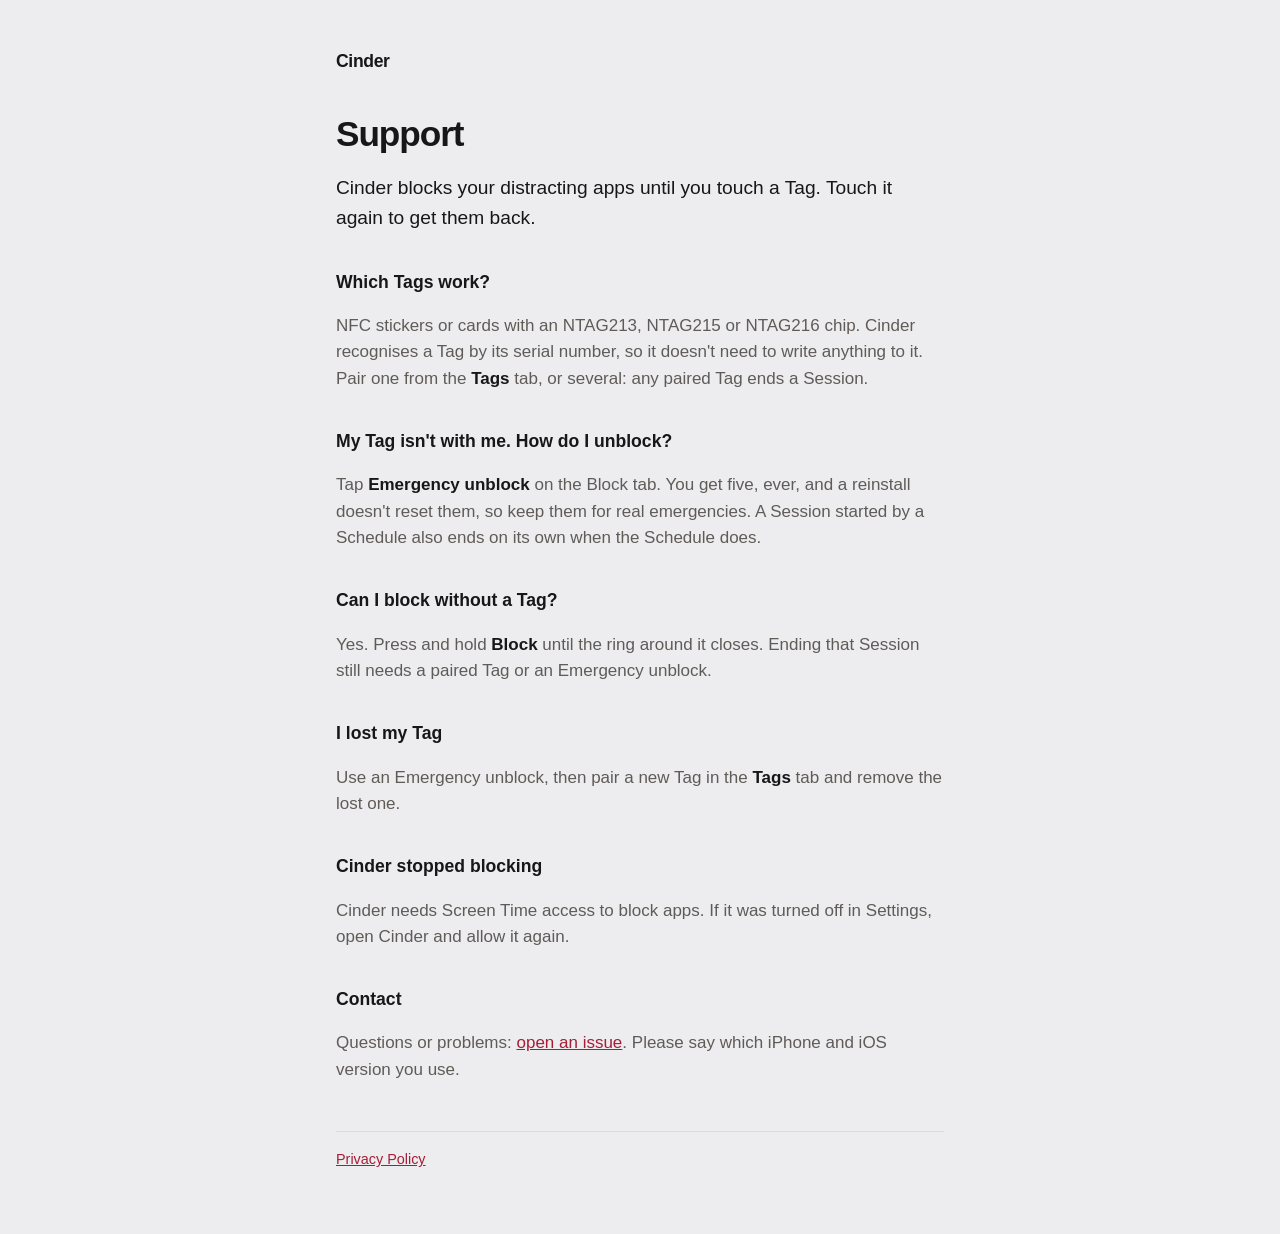
<file: index.html>
<!doctype html>
<html lang="en">
<head>
<meta charset="utf-8">
<meta name="viewport" content="width=device-width, initial-scale=1">
<title>Cinder Support</title>
<link rel="stylesheet" href="style.css">
</head>
<body>
<main>
  <header><a class="wordmark" href="./">Cinder</a></header>
  <h1>Support</h1>
  <p class="lede">Cinder blocks your distracting apps until you touch a Tag. Touch it again to get them back.</p>

  <h2>Which Tags work?</h2>
  <p>NFC stickers or cards with an NTAG213, NTAG215 or NTAG216 chip. Cinder recognises a Tag by its serial number, so it doesn't need to write anything to it. Pair one from the <strong>Tags</strong> tab, or several: any paired Tag ends a Session.</p>

  <h2>My Tag isn't with me. How do I unblock?</h2>
  <p>Tap <strong>Emergency unblock</strong> on the Block tab. You get five, ever, and a reinstall doesn't reset them, so keep them for real emergencies. A Session started by a Schedule also ends on its own when the Schedule does.</p>

  <h2>Can I block without a Tag?</h2>
  <p>Yes. Press and hold <strong>Block</strong> until the ring around it closes. Ending that Session still needs a paired Tag or an Emergency unblock.</p>

  <h2>I lost my Tag</h2>
  <p>Use an Emergency unblock, then pair a new Tag in the <strong>Tags</strong> tab and remove the lost one.</p>

  <h2>Cinder stopped blocking</h2>
  <p>Cinder needs Screen Time access to block apps. If it was turned off in Settings, open Cinder and allow it again.</p>

  <h2>Contact</h2>
  <p>Questions or problems: <a href="https://github.com/guillezorrilla/cinder-site/issues">open an issue</a>. Please say which iPhone and iOS version you use.</p>

  <footer><a href="privacy.html">Privacy Policy</a></footer>
</main>
</body>
</html>
</file>
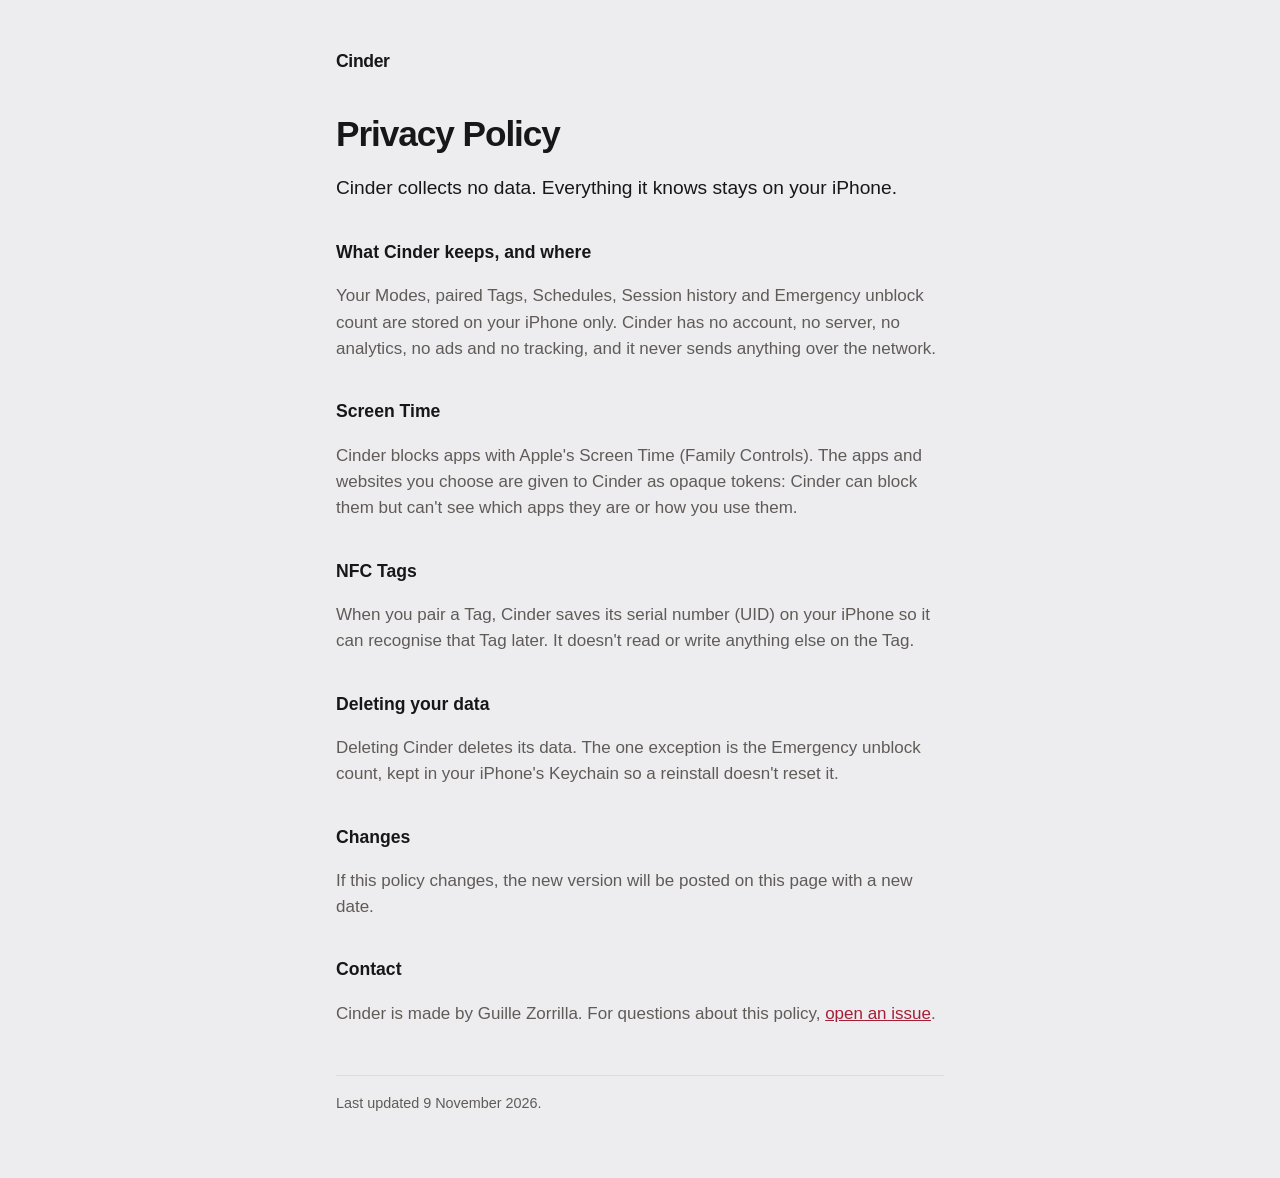
<file: privacy.html>
<!doctype html>
<html lang="en">
<head>
<meta charset="utf-8">
<meta name="viewport" content="width=device-width, initial-scale=1">
<title>Cinder Privacy Policy</title>
<link rel="stylesheet" href="style.css">
</head>
<body>
<main>
  <header><a class="wordmark" href="./">Cinder</a></header>
  <h1>Privacy Policy</h1>
  <p class="lede">Cinder collects no data. Everything it knows stays on your iPhone.</p>

  <h2>What Cinder keeps, and where</h2>
  <p>Your Modes, paired Tags, Schedules, Session history and Emergency unblock count are stored on your iPhone only. Cinder has no account, no server, no analytics, no ads and no tracking, and it never sends anything over the network.</p>

  <h2>Screen Time</h2>
  <p>Cinder blocks apps with Apple's Screen Time (Family Controls). The apps and websites you choose are given to Cinder as opaque tokens: Cinder can block them but can't see which apps they are or how you use them.</p>

  <h2>NFC Tags</h2>
  <p>When you pair a Tag, Cinder saves its serial number (UID) on your iPhone so it can recognise that Tag later. It doesn't read or write anything else on the Tag.</p>

  <h2>Deleting your data</h2>
  <p>Deleting Cinder deletes its data. The one exception is the Emergency unblock count, kept in your iPhone's Keychain so a reinstall doesn't reset it.</p>

  <h2>Changes</h2>
  <p>If this policy changes, the new version will be posted on this page with a new date.</p>

  <h2>Contact</h2>
  <p>Cinder is made by Guille Zorrilla. For questions about this policy, <a href="https://github.com/guillezorrilla/cinder-site/issues">open an issue</a>.</p>

  <footer>Last updated 9 November 2026.</footer>
</main>
</body>
</html>
</file>
<file: style.css>
/* Cinder's design tokens (Cinder/DesignSystem/Colors.xcassets). System fonts: a privacy page shouldn't call out to a font CDN. */
:root { --ground: #EDEDF0; --text: #17171A; --muted: #5F5B57; --accent: #A61E36; --line: #DCDCE0; color-scheme: light dark; }
@media (prefers-color-scheme: dark) {
  :root { --ground: #17171A; --text: #F4F2EF; --muted: #A9A5A1; --accent: #FF7A8C; --line: #34343A; }
}
body { margin: 0; background: var(--ground); color: var(--text); font: 17px/1.55 -apple-system, BlinkMacSystemFont, "Helvetica Neue", sans-serif; }
main { max-width: 38rem; margin: 0 auto; padding: 3rem 1rem 4rem; }
header { margin-bottom: 2.5rem; }
.wordmark { font-weight: 800; font-size: 1.1rem; letter-spacing: -0.02em; color: var(--text); text-decoration: none; }
h1 { font-size: 2.2rem; line-height: 1.1; letter-spacing: -0.03em; margin: 1.5rem 0 0.5rem; }
h2 { font-size: 1.1rem; margin: 2.25rem 0 0.25rem; }
p { color: var(--muted); }
strong { color: var(--text); }
a { color: var(--accent); }
.lede { font-size: 1.2rem; color: var(--text); }
footer { margin-top: 3rem; padding-top: 1rem; border-top: 1px solid var(--line); font-size: 0.9rem; color: var(--muted); }
</file>
